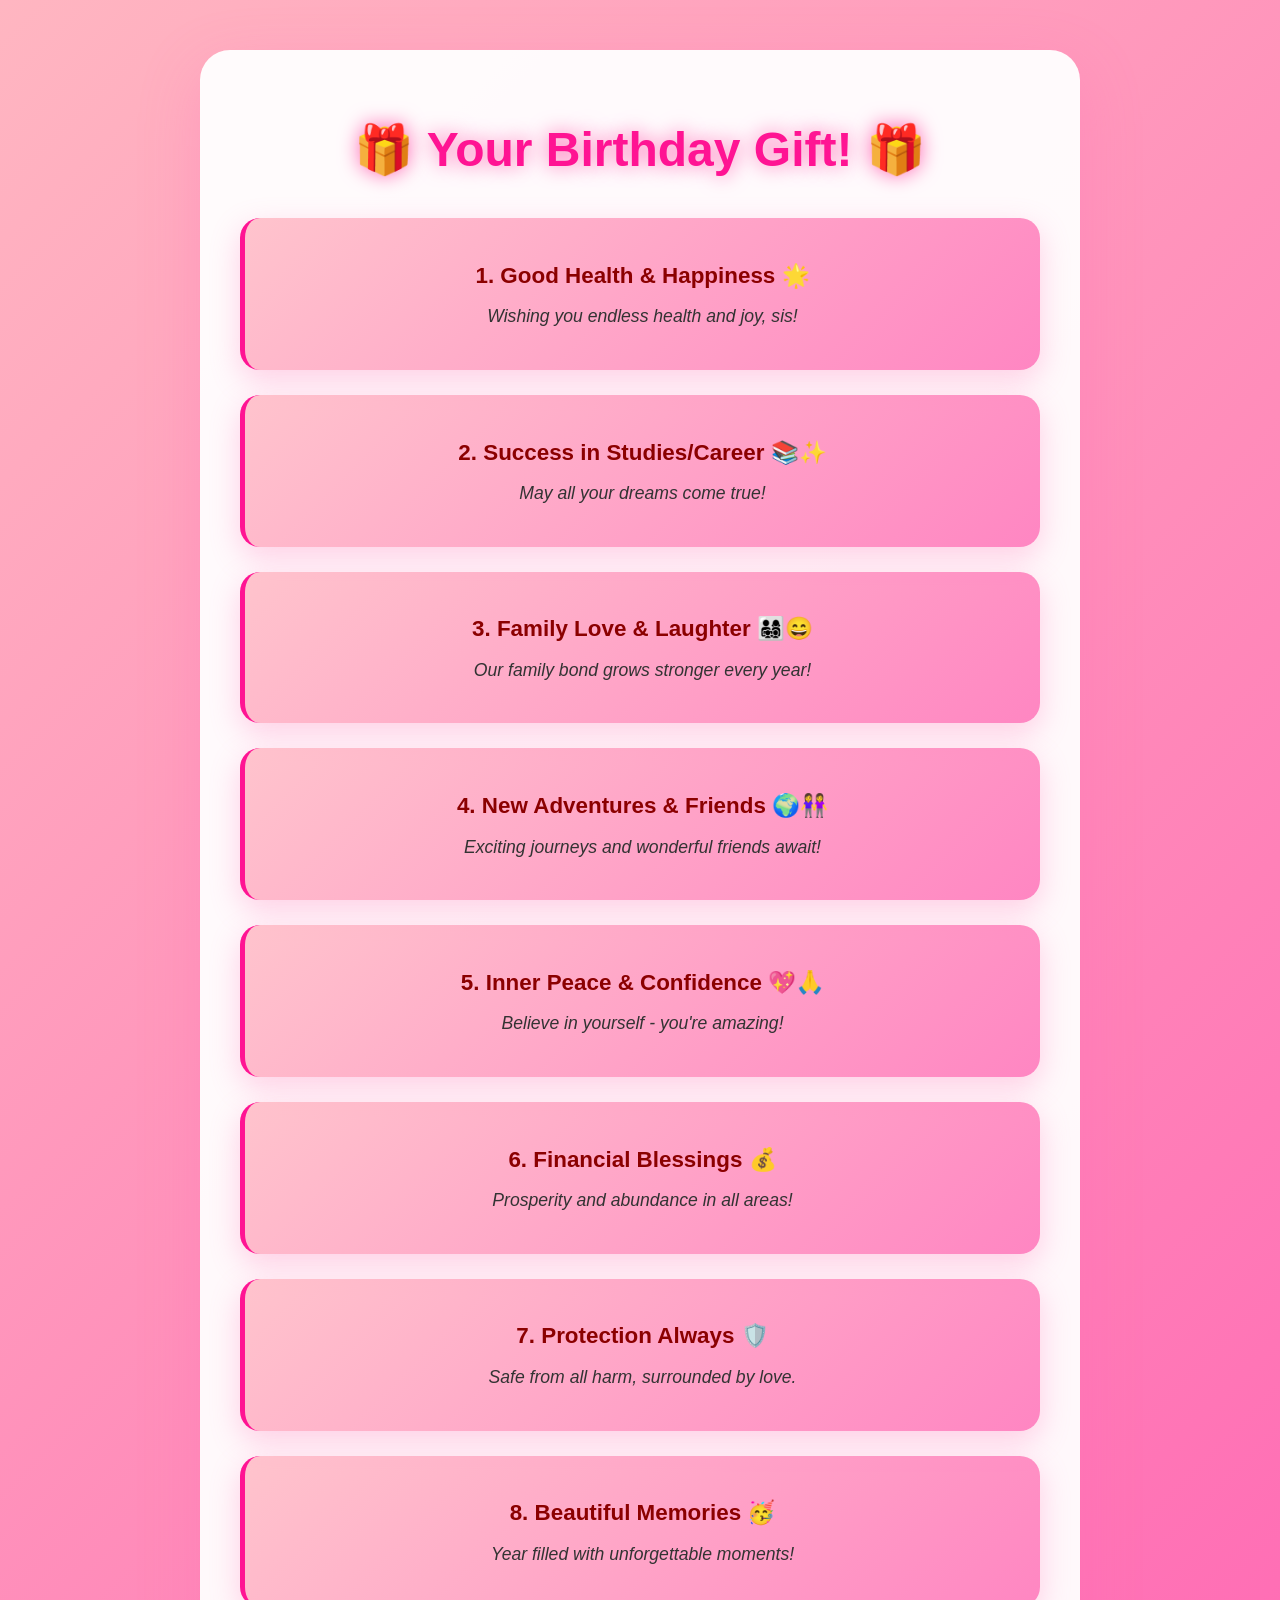
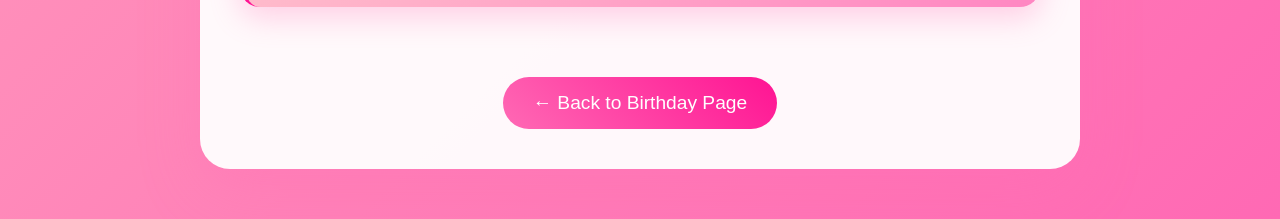
<file: gift.html>
<!DOCTYPE html>
<html lang="en">
<head>
    <meta charset="UTF-8">
    <meta name="viewport" content="width=device-width, initial-scale=1.0">
    <title>Birthday Gift for Sibgha 💝</title>
    <link rel="stylesheet" href="styles.css">
</head>
<body>
    <div class="hearts-container"></div>
    
    <div class="gift-container">
        <h1>🎁 Your Birthday Gift! 🎁</h1>
        <div class="blessings">
            <div class="blessing">
                <h2>1. Good Health & Happiness 🌟</h2>
                <p>Wishing you endless health and joy, sis!</p>
            </div>
            <div class="blessing">
                <h2>2. Success in Studies/Career 📚✨</h2>
                <p>May all your dreams come true!</p>
            </div>
            <div class="blessing">
                <h2>3. Family Love & Laughter 👨‍👩‍👧‍👦😄</h2>
                <p>Our family bond grows stronger every year!</p>
            </div>
            <div class="blessing">
                <h2>4. New Adventures & Friends 🌍👭</h2>
                <p>Exciting journeys and wonderful friends await!</p>
            </div>
            <div class="blessing">
                <h2>5. Inner Peace & Confidence 💖🙏</h2>
                <p>Believe in yourself - you're amazing!</p>
            </div>
            <div class="blessing">
                <h2>6. Financial Blessings 💰</h2>
                <p>Prosperity and abundance in all areas!</p>
            </div>
            <div class="blessing">
                <h2>7. Protection Always 🛡️</h2>
                <p>Safe from all harm, surrounded by love.</p>
            </div>
            <div class="blessing">
                <h2>8. Beautiful Memories 🥳</h2>
                <p>Year filled with unforgettable moments!</p>
            </div>
        </div>
        <button onclick="window.location.href='sibgha.html'" class="back-btn">← Back to Birthday Page</button>
    </div>

    <script src="script.js"></script>
</body>
</html>
</file>
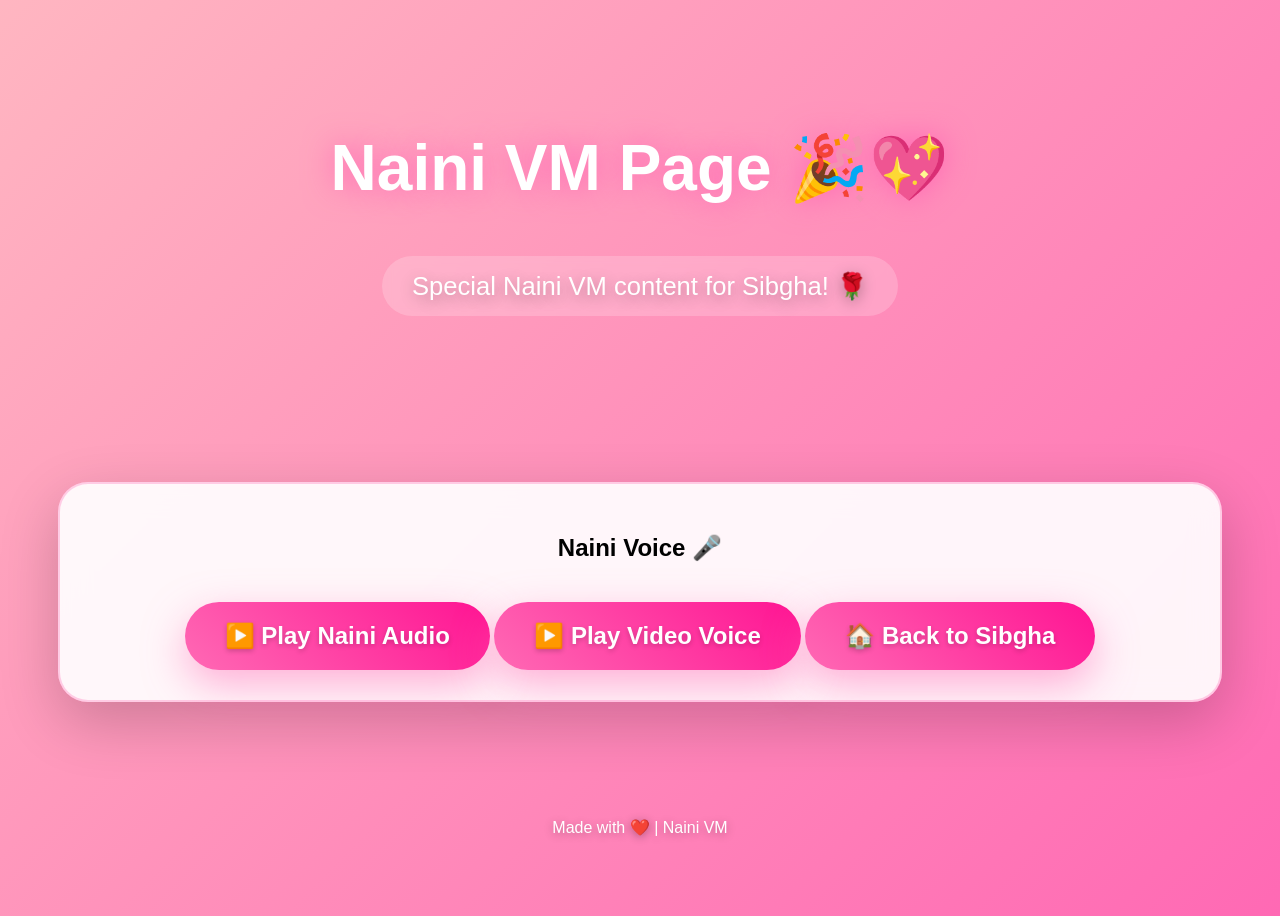
<file: naini.html>
<!DOCTYPE html>
<html lang="en">
<head>
    <meta charset="UTF-8">
    <meta name="viewport" content="width=device-width, initial-scale=1.0">
    <title>Naini VM 💕</title>
    <link rel="stylesheet" href="styles.css">
</head>
<body>
    <div class="hearts-container"></div>

    <!-- Main Content -->
    <div id="main-content" class="main-content">
        <header class="hero">
            <h1>Naini VM Page 🎉💖</h1>
            <p>Special Naini VM content for Sibgha! 🌹</p>
        </header>

        <section class="gallery">
            <h2>Naini Voice 🎤</h2>
            <button class="monkey-btn" id="naini-voice-btn" onclick="playNainiVoice()">▶️ Play Naini Audio</button>
            <button class="monkey-btn" id="video-voice-btn" onclick="playVideoVoice()">▶️ Play Video Voice</button>
            <button class="monkey-btn" onclick="window.open('sibgha.html', '_blank')">🏠 Back to Sibgha</button>
        </section>

        <footer>
            <p>Made with ❤️ | Naini VM</p>
        </footer>
    </div>

    <audio id="naini-voice" src="./WhatsApp Audio 2026-04-21 at 11.22.37 PM.mp4" preload="auto" style="display:none;"></audio>
    <video id="video-voice" src="./not._.yours._.2010_14050201_233138970.mp4" preload="auto" muted style="display:none;"></video>
    <script>
        function playNainiVoice() {
            document.getElementById('naini-voice').play();
        }
        function playVideoVoice() {
            const video = document.getElementById('video-voice');
            video.play().catch(e => alert('Play failed: ' + e.message));
        }
    </script>
</body>
</html>
</file>
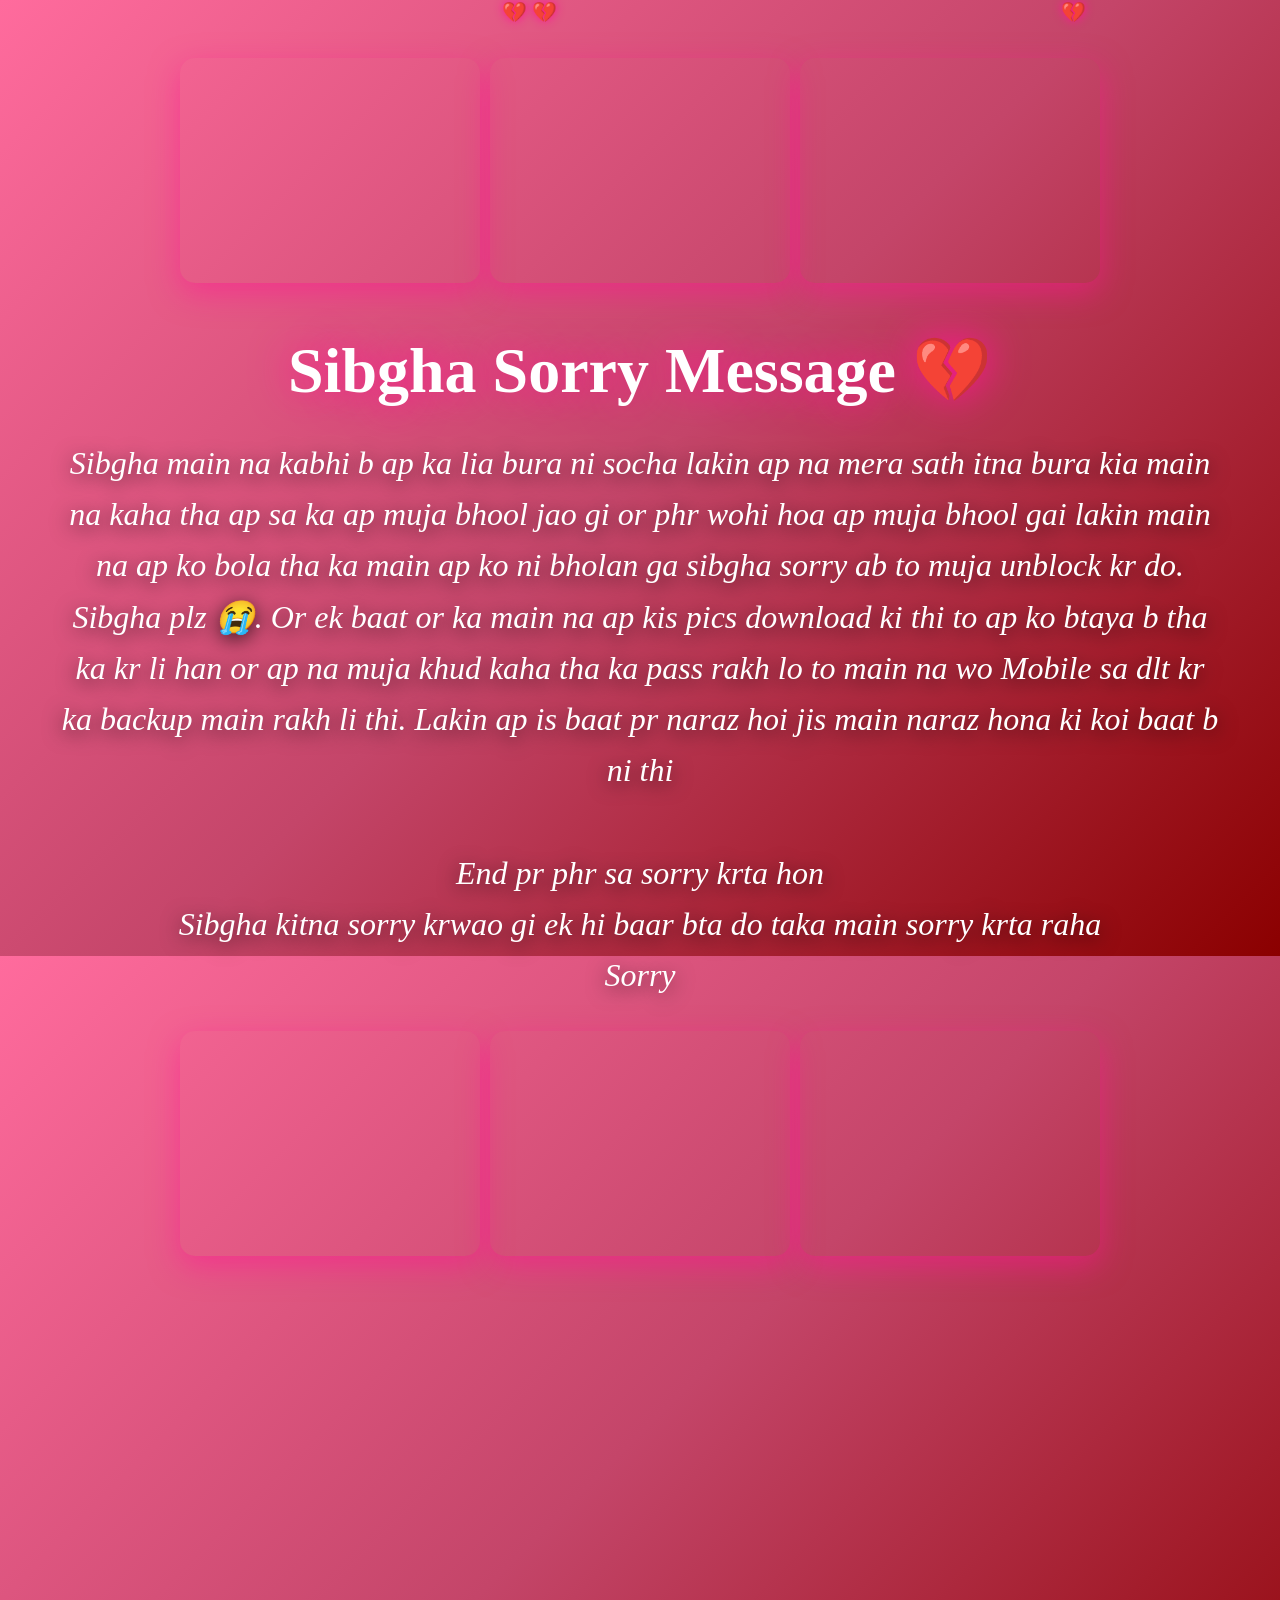
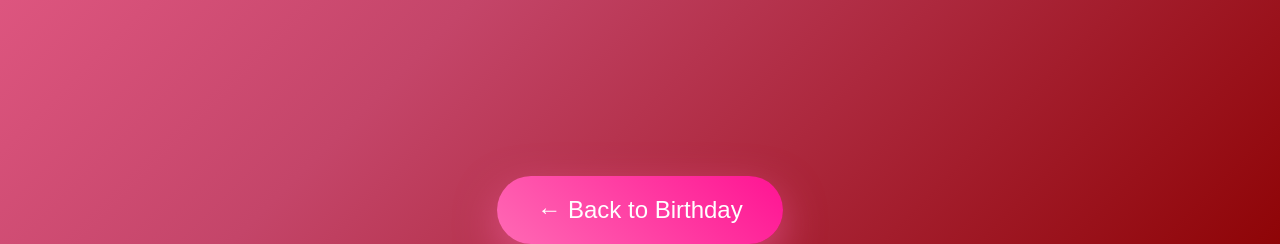
<file: sorry.html>
<!DOCTYPE html>
<html lang="en">
<head>
    <meta charset="UTF-8">
    <meta name="viewport" content="width=device-width, initial-scale=1.0">
    <title>Sibgha Hidden Message 💔</title>
    <link rel="stylesheet" href="styles.css">
    <style>
.sorry-page { 
    background: linear-gradient(135deg, #FF6B9D, #C44569, #8B0000); 
    height: 100vh; 
    display: flex; flex-direction: column; align-items: center; justify-content: flex-start; padding: 20px; text-align: center; color: white; 
    font-family: 'Georgia', serif; 
    overflow-y: auto; 
    animation: bgShift 5s ease infinite; 
}
@keyframes bgShift { 0%, 100% { background-position: 0% 50%; } 50% { background-position: 100% 50%; } }
.sorry-title { font-size: clamp(2em, 8vw, 4em); margin: 20px 0 30px 0; text-shadow: 0 0 40px #FF1493; animation: glowPulse 2s infinite alternate; position: relative; }
@keyframes glowPulse { 0% { text-shadow: 0 0 20px #FF1493, 0 0 40px #FF69B4; } 100% { text-shadow: 0 0 50px #FF1493, 0 0 70px #FF69B4, 0 0 90px #8B0000; transform: scale(1.05); } }
.sorry-main-msg { font-size: clamp(1.2em, 5vw, 2em); max-width: 95%; line-height: 1.6; margin: 30px auto; font-style: italic; text-shadow: 0 4px 20px rgba(0,0,0,0.7); animation: fadeInUp 2s ease-out; position: relative; z-index: 2; white-space: pre-line; word-break: break-word; padding: 0 10px; }
@keyframes fadeInUp { 0% { opacity: 0; transform: translateY(50px); } 100% { opacity: 1; transform: translateY(0); } }
.videos-section, .videos-section-lower { display: flex; flex-wrap: wrap; justify-content: center; gap: 10px; margin: 30px 0; width: 100%; }
.video-item { width: clamp(200px, 30vw, 300px); height: clamp(150px, 22vw, 225px); object-fit: cover; border-radius: 15px; box-shadow: 0 10px 30px rgba(255,20,147,0.5); }

#sorry-rain { position: relative; height: 400px; width: 100%; overflow: hidden; margin: 40px 0; }
.sorry-drop { 
    position: absolute; 
    font-size: clamp(0.8em, 2vw, 1.2em); color: rgba(255,255,255,0.9); 
    white-space: nowrap; 
    animation: rain-fall linear infinite; 
    pointer-events: none; 
}
.sorry-drop .sorry-text { margin-right: 5px; }
.sorry-drop .heart-text { font-size: 0.9em; }
@keyframes rain-fall { 0% { transform: translateY(-100vh) rotate(15deg); opacity: 1; } 100% { transform: translateY(100vh) rotate(15deg); opacity: 0; } }
/* Animations removed for static boxes */
.sorry-word::before { content: ''; position: absolute; top: -50%; left: -50%; width: 200%; height: 200%; background: radial-gradient(circle, rgba(255,255,255,0.3) 0%, transparent 70%); opacity: 0; }
@keyframes shine { 0% { transform: rotate(0deg) translateX(-100%) translateY(-100%); opacity: 0; } 50% { opacity: 1; } 100% { transform: rotate(360deg) translateX(100%) translateY(100%); opacity: 0; } }
.sorry-word:hover { transform: scale(1.3) rotate(360deg) translateY(-20px); box-shadow: 0 30px 80px rgba(255,20,147,1); }
/* Static boxes - no delays needed */
.back-btn { background: linear-gradient(45deg, #FF69B4, #FF1493); color: white; border: none; padding: 20px 40px; border-radius: 50px; font-size: 1.5em; cursor: pointer; margin-top: 40px; box-shadow: 0 15px 40px rgba(255,105,180,0.5); transition: all 0.3s; }
.back-btn:hover { transform: scale(1.1); box-shadow: 0 20px 50px rgba(255,105,180,0.7); }
.password-overlay { position: fixed; top: 0; left: 0; width: 100vw; height: 100vh; background: rgba(0,0,0,0.8); z-index: 9999; display: flex; align-items: center; justify-content: center; }
.password-box { background: linear-gradient(135deg, rgba(255,255,255,0.95), rgba(255,182,193,0.9)); padding: 50px; border-radius: 30px; box-shadow: 0 30px 80px rgba(0,0,0,0.6); text-align: center; max-width: 400px; }
.password-box h2 { color: #FF1493; margin-bottom: 30px; font-size: 2em; }
.password-box input { padding: 20px; margin: 20px 0; border: 4px solid #FF69B4; border-radius: 20px; font-size: 2em; width: 250px; text-align: center; font-weight: bold; letter-spacing: 5px; }
.password-box button { background: #FF69B4; color: white; border: none; padding: 20px 40px; border-radius: 25px; font-size: 1.5em; cursor: pointer; margin: 10px; box-shadow: 0 10px 30px rgba(255,105,180,0.5); transition: all 0.3s; }
.password-box button:hover { transform: scale(1.1); }
    </style>
</head>
<body class="sorry-page">
    <div class="hearts-container"></div>
    
    <audio id="bg-audio" loop preload="auto">
        <source src="iamun_known25_14050113_054823105.mp4#t=0" type="audio/mp4">
    </audio>
    <!-- Videos above rain -->
    <div class="videos-section">
        <video src="sib_i24_14041014_185648922.mp4" autoplay muted loop class="video-item" playsinline></video>
        <video src="sib_i24_14041014_185708948.mp4" autoplay muted loop class="video-item" playsinline></video>
        <video src="sib_i24_14041014_185731307.mp4" autoplay muted loop class="video-item" playsinline></video>
    </div>
    
    <!-- Password Overlay -->
    <!-- Password overlay removed -->

    <!-- Main Sorry Content (now visible by default) -->
    <div id="sorry-content" style="display: block;">
        <h1 class="sorry-title">Sibgha Sorry Message 💔</h1>
        <p class="sorry-main-msg">Sibgha sorry ap ab to is bacha ko maff kr do sibgha please sorry sorry 😢</p>

        <!-- Videos below message, above rain -->
        <div class="videos-section-lower">
            <video src="sib_i24_14041014_185648922.mp4" autoplay muted loop class="video-item" playsinline></video>
            <video src="sib_i24_14041014_185708948.mp4" autoplay muted loop class="video-item" playsinline></video>
            <video src="sib_i24_14041014_185731307.mp4" autoplay muted loop class="video-item" playsinline></video>
        </div>
        <div id="sorry-rain"></div>
        <button class="back-btn" onclick="location.href='sorry.html'">← Back to Birthday</button>
    </div>

    <script>
let heartsInterval;

function createHeart() {
    const heart = document.createElement('div');
    heart.innerHTML = '💔';
    heart.className = 'heart';
    heart.style.left = Math.random() * 100 + 'vw';
    heart.style.animationDuration = (Math.random() * 5 + 5) + 's';
    document.querySelector('.hearts-container').appendChild(heart);
    setTimeout(() => heart.remove(), 10000);
}

heartsInterval = setInterval(createHeart, 500);

// Password functions removed - content shows immediately

function initSorryContent() {
    document.querySelector('.sorry-main-msg').innerHTML = `Sibgha main na kabhi b ap ka lia bura ni socha lakin ap na mera sath itna bura kia main na kaha tha ap sa ka ap muja bhool jao gi or phr wohi hoa ap muja bhool gai lakin main na ap ko bola tha ka main ap ko ni bholan ga  sibgha sorry ab to muja unblock kr do. Sibgha plz 😭. Or ek baat or ka main na ap kis pics download ki thi to ap ko btaya b tha ka kr li han or ap na muja khud kaha tha ka pass rakh lo to main na wo Mobile sa dlt kr ka backup main rakh li thi. Lakin ap is baat pr naraz hoi jis main naraz hona ki koi baat b ni thi 

End pr phr sa sorry krta hon 
Sibgha kitna sorry krwao gi ek hi baar bta do taka main sorry krta raha 
Sorry`;
}

function createSorryRain() {
    const rainContainer = document.getElementById('sorry-rain');
    for (let i = 0; i < 80; i++) {
        const drop = document.createElement('div');
        drop.className = 'sorry-drop';
        drop.innerHTML = '<span class="sorry-text">Sorry</span><span class="heart-text">💔</span>';
        drop.style.left = Math.random() * 100 + '%';
        drop.style.animationDuration = (Math.random() * 3 + 2) + 's';
        drop.style.animationDelay = Math.random() * 2 + 's';
        rainContainer.appendChild(drop);
        setTimeout(() => drop.remove(), 10000);
    }
}

document.addEventListener('DOMContentLoaded', () => {
    // Auto hearts + init content + rain + audio
    initSorryContent();
    setInterval(createSorryRain, 3000);
    const audio = document.getElementById('bg-audio');
    audio.volume = 0.3; // Low volume
    audio.play().catch(e => console.log('Audio play failed:', e)); // Autoplay with fallback
});
    </script>
</body>
</html>
</file>
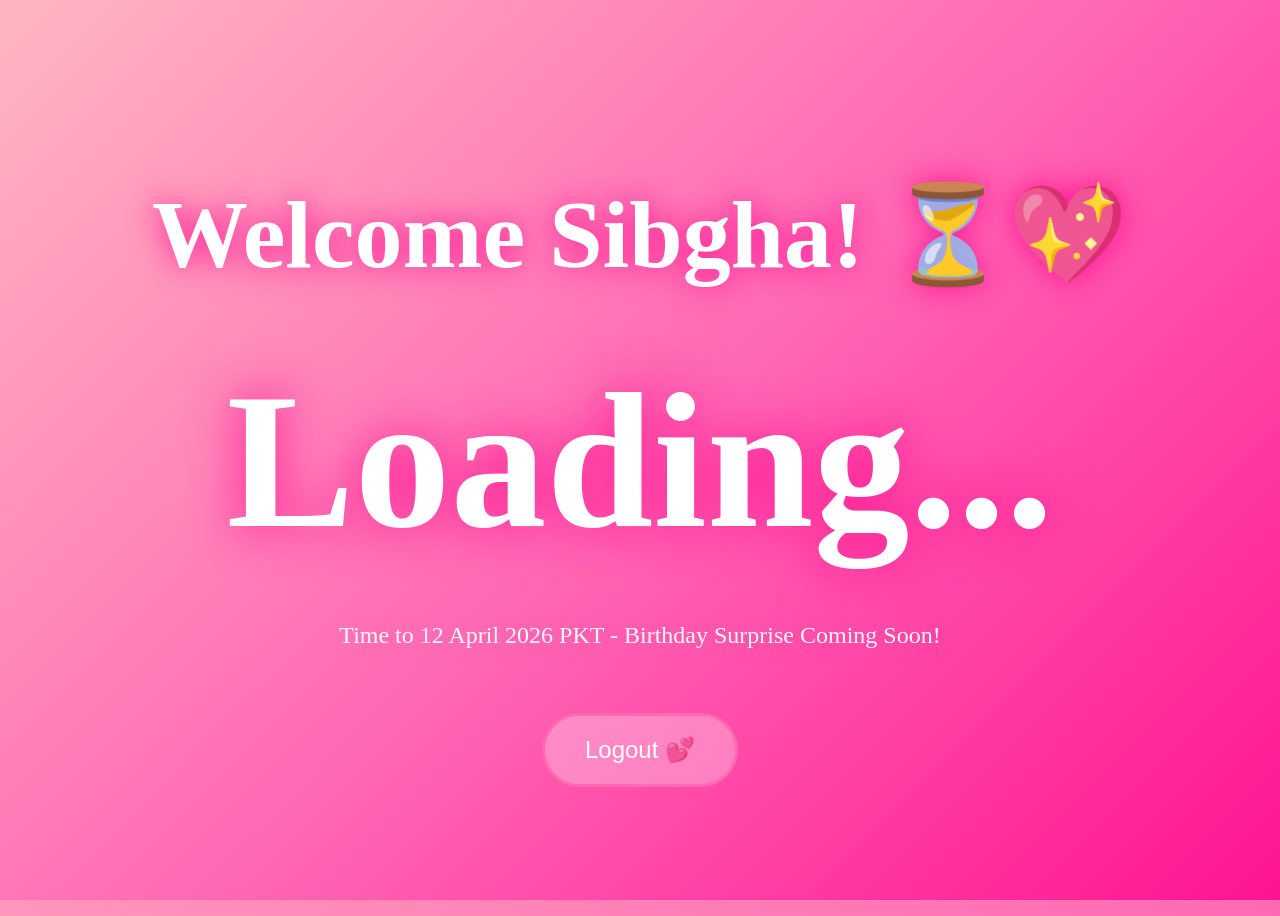
<file: timer-section.html>
<!DOCTYPE html>
<html lang="en">
<head>
    <meta charset="UTF-8">
    <meta name="viewport" content="width=device-width, initial-scale=1.0">
    <title>Sibgha Timer ⏳💖</title>
    <link rel="stylesheet" href="styles.css">
    <style>
.timer-full { 
    position: fixed; top: 0; left: 0; width: 100vw; height: 100vh; 
    display: flex; flex-direction: column; align-items: center; justify-content: center; 
    text-align: center; background: linear-gradient(135deg, #FFB6C1, #FF69B4, #FF1493); 
    color: white; font-family: 'Georgia', serif; z-index: 10000; 
}
.timer-title { font-size: clamp(2.5em, 12vw, 6em); margin-bottom: 30px; text-shadow: 0 0 30px #FF1493; animation: pulse 1.5s infinite; }
.timer-countdown { font-size: clamp(4em, 20vw, 12em); font-weight: bold; margin: 30px 0; text-shadow: 0 0 50px #FF1493; animation: glow 2s infinite alternate; min-height: 1em; }
.timer-subtitle { font-size: 1.5em; opacity: 0.95; margin-top: 20px; }
.logout-btn-timer { background: rgba(255,255,255,0.3); color: white; border: 3px solid #FF69B4; padding: 20px 40px; border-radius: 50px; font-size: 1.5em; cursor: pointer; margin-top: 40px; transition: all 0.3s; backdrop-filter: blur(10px); }
.logout-btn-timer:hover { background: #FF69B4; transform: scale(1.05); }
@keyframes pulse { 0%, 100% { transform: scale(1); } 50% { transform: scale(1.05); } }
@keyframes glow { 0% { text-shadow: 0 0 30px #FF1493; } 100% { text-shadow: 0 0 60px #FF1493, 0 0 80px #FF69B4; } }
    </style>
</head>
<body>
    <div class="hearts-container"></div>
    <div class="timer-full">
        <h1 class="timer-title">Welcome Sibgha! ⏳💖</h1>
        <div class="timer-countdown" id="timer-display">Loading...</div>
        <p class="timer-subtitle">Time to 12 April 2026 PKT - Birthday Surprise Coming Soon!</p>
        <button class="logout-btn-timer" onclick="logout()">Logout 💕</button>
    </div>

    <script src="script.js"></script>
</body>
</html>
</file>
<file: styles.css>
formate/* Pink Romantic Theme for Sibgha - Enhanced Pinky Theme */

* {
    margin: 0;
    padding: 0;
    box-sizing: border-box;
}

body {
    font-family: 'Georgia', 'Arial', serif;
    background: linear-gradient(135deg, #FFB6C1 0%, #FF69B4 25%, #FFC0CB 50%, #FF1493 75%, #FFB6C1 100%);
    background-size: 400% 400%;
    animation: pinkGradient 8s ease infinite;
    min-height: 100vh;
    overflow-x: hidden;
    position: relative;
}

@keyframes pinkGradient {
    0% { background-position: 0% 50%; }
    50% { background-position: 100% 50%; }
    100% { background-position: 0% 50%; }
}

.hearts-container {
    position: fixed;
    top: 0;
    left: 0;
    width: 100%;
    height: 100%;
    pointer-events: none;
    z-index: 1;
}

.heart {
    position: absolute;
    font-size: 20px;
    color: #FF69B4;
    text-shadow: 0 0 10px #FF1493;
    pointer-events: none;
    animation: float 6s infinite linear;
}

@keyframes float {
    0% {
        transform: translateY(100vh) rotate(0deg) scale(0.5);
        opacity: 0;
    }
    10% {
        opacity: 1;
    }
    90% {
        opacity: 1;
    }
    100% {
        transform: translateY(-100px) rotate(360deg) scale(1.2);
        opacity: 0;
    }
}

.login-section {
    min-height: 100vh;
    display: flex;
    align-items: center;
    justify-content: center;
    position: relative;
    z-index: 2;
}

.main-content {
    min-height: 100vh;
    position: relative;
    z-index: 2;
}

.birthday-date {
    text-align: center;
    padding: 20px 0;
    background: rgba(255,255,255,0.9);
    backdrop-filter: blur(10px);
    margin-bottom: 0;
    box-shadow: 0 10px 30px rgba(255,105,180,0.2);
}

.birthday-date h2 {
    color: #FF69B4;
    font-size: 1.8em;
    font-family: 'Georgia', serif;
    margin: 0;
    text-shadow: 0 2px 10px rgba(255,105,180,0.3);
}

.login-container {
    max-width: 450px;
    margin: 0 auto;
    padding: 50px 40px;
    background: rgba(255, 255, 255, 0.95);
    backdrop-filter: blur(10px);
    border-radius: 30px;
    box-shadow: 0 20px 60px rgba(255, 105, 180, 0.3);
    text-align: center;
    border: 2px solid rgba(255, 105, 180, 0.5);
    animation: pinkPulse 3s ease-in-out infinite;
}

@keyframes pinkPulse {
    0%, 100% { box-shadow: 0 20px 60px rgba(255, 105, 180, 0.3); }
    50% { box-shadow: 0 20px 80px rgba(255, 105, 180, 0.5); }
}

.login-container h1 {
    margin-bottom: 15px;
    color: #FF1493;
    font-size: 2.5em;
    text-shadow: 0 2px 10px rgba(255, 20, 147, 0.5);
}

.login-container p {
    margin-bottom: 35px;
    color: #FF69B4;
    font-size: 1.2em;
}

.login-container input {
    width: 100%;
    padding: 18px;
    margin: 12px 0;
    border: 3px solid #FFC0CB;
    border-radius: 15px;
    font-size: 1.2em;
    box-sizing: border-box;
    background: rgba(255, 248, 255, 0.9);
    transition: all 0.3s;
}

.login-container input:focus {
    outline: none;
    border-color: #FF69B4;
    box-shadow: 0 0 20px rgba(255, 105, 180, 0.5);
}

.login-container button {
    width: 100%;
    background: linear-gradient(45deg, #FF69B4, #FF1493);
    color: white;
    border: none;
    padding: 18px;
    border-radius: 30px;
    cursor: pointer;
    font-size: 1.2em;
    font-weight: bold;
    transition: all 0.3s;
    box-shadow: 0 10px 30px rgba(255, 105, 180, 0.6);
    text-shadow: 0 1px 3px rgba(0,0,0,0.2);
}

.login-container button:hover {
    transform: translateY(-2px) scale(1.02);
    box-shadow: 0 15px 40px rgba(255, 105, 180, 0.8);
}

.error {
    color: #FF69B4;
    font-weight: bold;
    margin-top: 20px;
    font-size: 1.1em;
}

.hero {
    text-align: center;
    padding: 80px 20px;
    color: white;
    text-shadow: 0 4px 15px rgba(0,0,0,0.3);
    position: relative;
    z-index: 3;
}

.hero h1 {
    font-size: 4em;
    margin-bottom: 25px;
    animation: pinkPulse 2s infinite;
    text-shadow: 0 0 30px #FF69B4;
}

.hero p {
    font-size: 1.6em;
    background: rgba(255,255,255,0.2);
    padding: 15px 30px;
    border-radius: 50px;
    backdrop-filter: blur(5px);
    display: inline-block;
}

.countdown-section, .message, .gallery, .song {
    max-width: 1100px;
    margin: 60px auto;
    padding: 50px;
    background: rgba(255,255,255,0.92);
    backdrop-filter: blur(15px);
    border-radius: 30px;
    box-shadow: 0 20px 60px rgba(0,0,0,0.2);
    text-align: center;
    position: relative;
    z-index: 3;
    border: 2px solid rgba(255, 105, 180, 0.3);
}

.countdown {
    display: flex;
    justify-content: center;
    gap: 25px;
    font-size: 1.3em;
    margin-top: 25px;
    flex-wrap: wrap;
}

.countdown span {
    background: linear-gradient(45deg, #FF69B4, #FFC0CB);
    padding: 25px;
    border-radius: 20px;
    min-width: 140px;
    color: white;
    font-weight: bold;
    box-shadow: 0 10px 30px rgba(255,105,180,0.5);
    text-shadow: 0 2px 5px rgba(0,0,0,0.2);
}

#days { font-size: 2.2em; color: #FF1493; text-shadow: 0 0 20px #FF1493; }

.gallery {
    padding: 30px;
}

.photo-grid {
    display: grid;
    grid-template-columns: repeat(auto-fit, minmax(280px, 1fr));
    gap: 25px;
    margin-top: 35px;
}

.photo-grid img {
    width: 100%;
    height: 280px;
    object-fit: cover;
    border-radius: 20px;
    cursor: pointer;
    transition: all 0.4s;
    border: 5px solid #FF69B4;
    box-shadow: 0 10px 30px rgba(255,105,180,0.3);
}

.photo-grid img:hover {
    transform: scale(1.08) rotate(2deg);
    box-shadow: 0 25px 50px rgba(255,105,180,0.6);
}

.modal {
    display: none;
    position: fixed;
    z-index: 1000;
    left: 0;
    top: 0;
    width: 100%;
    height: 100%;
    background: rgba(0,0,0,0.9);
    backdrop-filter: blur(5px);
}

.modal-content {
    margin: auto;
    display: block;
    width: 90%;
    max-width: 800px;
    max-height: 85%;
    border-radius: 20px;
    position: absolute;
    top: 50%;
    left: 50%;
    transform: translate(-50%, -50%);
    box-shadow: 0 0 50px rgba(255,105,180,0.5);
}

.close {
    position: absolute;
    top: 25px;
    right: 40px;
    color: #f1f1f1;
    font-size: 45px;
    font-weight: bold;
    cursor: pointer;
    text-shadow: 0 0 10px #FF69B4;
}

#play-song {
    background: linear-gradient(45deg, #FF69B4, #FF1493);
    color: white;
    border: none;
    padding: 20px 40px;
    font-size: 1.3em;
    border-radius: 50px;
    cursor: pointer;
    transition: all 0.3s;
    box-shadow: 0 10px 30px rgba(255,105,180,0.5);
    text-shadow: 0 2px 5px rgba(0,0,0,0.2);
}

#play-song:hover {
    transform: scale(1.1) translateY(-3px);
    box-shadow: 0 15px 40px rgba(255,105,180,0.7);
}

.lyrics {
    margin-top: 25px;
    font-size: 1.4em;
    color: #FF1493;
    line-height: 1.7;
    background: rgba(255,255,255,0.85);
    padding: 30px;
    border-radius: 25px;
    backdrop-filter: blur(10px);
    box-shadow: 0 15px 40px rgba(0,0,0,0.2);
}

.hidden {
    display: none !important;
}

.logout-btn {
    background: linear-gradient(45deg, #FF1493, #FF69B4);
    color: white;
    border: none;
    padding: 12px 25px;
    border-radius: 30px;
    cursor: pointer;
    margin-top: 15px;
    transition: all 0.3s;
    font-size: 1.1em;
    box-shadow: 0 5px 20px rgba(255,20,147,0.4);
    text-shadow: 0 1px 3px rgba(0,0,0,0.2);
}

.logout-btn:hover {
    transform: scale(1.08) translateY(-2px);
    box-shadow: 0 10px 30px rgba(255,20,147,0.6);
}

.gift-btn {
    background: linear-gradient(45deg, #FFD700, #FFA500);
    color: #8B4513;
    border: none;
    padding: 20px 40px;
    border-radius: 50px;
    cursor: pointer;
    font-size: 1.5em;
    font-weight: bold;
    margin-top: 30px;
    transition: all 0.3s;
    box-shadow: 0 15px 40px rgba(255, 215, 0, 0.5);
    text-shadow: 0 2px 5px rgba(0,0,0,0.2);
}

.gift-btn:hover {
    transform: scale(1.1) translateY(-5px);
    box-shadow: 0 20px 50px rgba(255, 215, 0, 0.7);
}

.gift-container {
    max-width: 800px;
    margin: 50px auto;
    padding: 40px;
    background: rgba(255,255,255,0.95);
    border-radius: 30px;
    box-shadow: 0 20px 60px rgba(255,105,180,0.3);
    text-align: center;
}

.gift-container h1 {
    color: #FF1493;
    font-size: 3em;
    margin-bottom: 30px;
    text-shadow: 0 0 20px #FF69B4;
}

.blessings {
    display: grid;
    gap: 25px;
    margin: 40px 0;
}

.blessing {
    background: linear-gradient(135deg, rgba(255,182,193,0.8), rgba(255,105,180,0.8));
    padding: 25px;
    border-radius: 20px;
    box-shadow: 0 10px 30px rgba(255,105,180,0.3);
    border-left: 5px solid #FF1493;
}

.blessing h2 {
    color: #8B0000;
    margin-bottom: 10px;
    font-size: 1.4em;
}

.blessing p {
    color: #333;
    font-size: 1.1em;
    font-style: italic;
}

.back-btn {
    background: linear-gradient(45deg, #FF69B4, #FF1493);
    color: white;
    border: none;
    padding: 15px 30px;
    border-radius: 30px;
    cursor: pointer;
    font-size: 1.2em;
    margin-top: 30px;
    transition: all 0.3s;
}

.back-btn:hover {
    transform: scale(1.05);
    box-shadow: 0 10px 30px rgba(255,105,180,0.5);
}

.monkey-btn {
    background: linear-gradient(45deg, #FF69B4, #FF1493);
    color: white;
    border: none;
    padding: 20px 40px;
    border-radius: 50px;
    cursor: pointer;
    font-size: 1.5em;
    font-weight: bold;
    margin-top: 20px;
    transition: all 0.3s;
    box-shadow: 0 15px 40px rgba(255,105,180,0.5);
    text-shadow: 0 2px 5px rgba(0,0,0,0.2);
}

.monkey-btn:hover {
    transform: scale(1.1) translateY(-5px);
    box-shadow: 0 20px 50px rgba(255,105,180,0.7);
}

.monkey-container {
    max-width: 600px;
    margin: 50px auto;
    padding: 40px;
    background: rgba(255,255,255,0.95);
    border-radius: 30px;
    box-shadow: 0 20px 60px rgba(255,105,180,0.3);
    text-align: center;
}

.monkey-container h1 {
    color: #FF1493;
    font-size: 2.5em;
    margin-bottom: 30px;
}

.monkey-images {
    display: flex;
    flex-wrap: wrap;
    gap: 20px;
    justify-content: center;

.monkey-text h2 {
    color: #FF69B4;
    font-size: 2em;
    max-width: 300px;
    height: 300px;
    object-fit: cover;
    border-radius: 20px;
    box-shadow: 0 15px 40px rgba(255,105,180,0.4);
}
    margin-bottom: 15px;
    text-shadow: 0 2px 10px rgba(255,105,180,0.3);
}

.monkey-text p {
    font-size: 1.3em;
    color: #333;
    font-style: italic;
}

footer {
    text-align: center;
    padding: 40px;
    color: white;
    position: relative;
    z-index: 3;
    text-shadow: 0 2px 10px rgba(0,0,0,0.3);
}

#fuckyou {
    position: fixed;
    top: 0;
    left: 0;
    width: 100vw;
    height: 100vh;
    background: radial-gradient(circle, #330000 0%, #000 70%);
    color: #FF4444;
    font-size: clamp(1.5em, 8vw, 4em);
    font-weight: 900;
    text-align: left;
    display: flex;
    flex-direction: column;
    align-items: left;
    justify-content: left;
    z-index: 10000;
    font-family: 'Courier New', monospace;
    letter-spacing: 0.2em;
    text-transform: uppercase;
    line-height: 1;
    animation: glitch 0.3s infinite, pulseRed 2s infinite;
    overflow: hidden;
    padding: 20px;
    box-sizing: border-box;
}

#fuckyou h1 {
    margin: 0 0 20px 0;
    font-size: 1em;
    position: relative;
}

#fuckyou h1::before {
    content: 'FUCK YOU';
    position: absolute;
    top: 2px;
    left: 2px;
    color: #8B0000;
    z-index: -1;
    animation: glitch2 0.3s infinite;
}

#fuckyou p {
    font-size: 0.4em;
    margin: 0;
    color: #CC0000;
    letter-spacing: 0.2em;
    text-transform: uppercase;
}

@keyframes glitch {
    0%, 100% { transform: translate(0); }
    20% { transform: translate(-1px, 1px); }
    40% { transform: translate(-1px, -1px); }
    60% { transform: translate(1px, 1px); }
    80% { transform: translate(1px, -1px); }
}

@keyframes imagePulse {
    0%, 100% { filter: drop-shadow(0 0 20px #FF4444); transform: scale(1); }
    50% { filter: drop-shadow(0 0 40px #FF0000); transform: scale(1.05); }
}

@keyframes glitch2 {
    0%, 100% { transform: translate(0); }
    20% { transform: translate(2px, -2px); }
    40% { transform: translate(2px, 2px); }
    60% { transform: translate(-2px, -2px); }
    80% { transform: translate(-2px, 2px); }
}

@keyframes pulseRed {
    0%, 100% { text-shadow: 0 0 20px #FF0000; }
    50% { text-shadow: 0 0 40px #8B0000, 0 0 60px #FF0000; }
}

#fuckyou h1 {
    margin: 0 0 10px 0;
    font-size: 1em;
}

#fuckyou p {
    font-size: 0.35em;
    margin: 0;
    color: #FF4444;
    text-shadow: 0 0 15px #FF0000;
}

#fuckyou h1 {
    margin: 0 0 20px 0;
}

#fuckyou p {
    font-size: 0.25em;
    margin: 0;
    color: #FF4444;
    text-shadow: 0 0 20px #FF0000;
}

@keyframes bloodDrip {
    0% { 
        transform: translateY(0) scale(1);
        filter: drop-shadow(0 0 30px #FF0000);
    }
    100% { 
        transform: translateY(8px) scale(1.03);
        filter: drop-shadow(0 0 60px #8B0000) drop-shadow(0 10px 30px #FF0000);
    }
}

@keyframes shake {
    0%, 100% { transform: translateX(0); }
    10%, 30%, 50%, 70%, 90% { transform: translateX(-8px); }
    20%, 40%, 60%, 80% { transform: translateX(8px); }
}

body.shake {
    animation: shake 0.6s cubic-bezier(.36,.07,.19,.97);
}

/* Modal and other previous styles */
.modal {
    display: none;
    position: fixed;
    z-index: 1000;
    left: 0;
    top: 0;
    width: 100%;
    height: 100%;
    background: rgba(0,0,0,0.85);
    backdrop-filter: blur(10px);
}

.modal-content {
    margin: auto;
    display: block;
    width: 90%;
    max-width: 800px;
    max-height: 85%;
    border-radius: 25px;
    position: absolute;
    top: 50%;
    left: 50%;
    transform: translate(-50%, -50%);
    box-shadow: 0 0 60px rgba(255,105,180,0.6);
}

.close {
    position: absolute;
    top: 25px;
    right: 40px;
    color: #f1f1f1;
    font-size: 45px;
    font-weight: bold;
    cursor: pointer;
    text-shadow: 0 0 15px #FF69B4;
}

#play-song {
    background: linear-gradient(45deg, #FF69B4, #FF1493);
    color: white;
    border: none;
    padding: 20px 40px;
    font-size: 1.3em;
    border-radius: 50px;
    cursor: pointer;
    transition: all 0.3s;
    box-shadow: 0 10px 30px rgba(255,105,180,0.5);
    text-shadow: 0 2px 5px rgba(0,0,0,0.2);
}

#play-song:hover {
    transform: scale(1.1) translateY(-3px);
    box-shadow: 0 15px 40px rgba(255,105,180,0.7);
}

.lyrics {
    margin-top: 25px;
    font-size: 1.4em;
    color: #FF1493;
    line-height: 1.7;
    background: rgba(255,255,255,0.85);
    padding: 30px;
    border-radius: 25px;
    backdrop-filter: blur(10px);
    box-shadow: 0 15px 40px rgba(0,0,0,0.2);
}

/* Enhanced Mobile + Desktop Responsive */
@media (max-width: 480px) {
    .hero h1 { font-size: 2.5em; padding: 0 10px; }
    .hero p { font-size: 1.3em; padding: 12px 20px; }
    .countdown { flex-direction: column; gap: 12px; font-size: 1.1em; }
    .countdown span { padding: 18px 15px; min-width: auto; font-size: 1em; }
    .login-container { margin: 20px 15px; padding: 35px 25px; max-width: 95vw; }
    .login-container h1 { font-size: 2em; }
    .login-container input { padding: 16px; font-size: 1.1em; }
    .login-container button { padding: 16px; font-size: 1.1em; }
    .photo-grid { grid-template-columns: 1fr; gap: 15px; }
    .photo-grid img { height: 250px; }
    .countdown-section, .message, .gallery, .song { margin: 30px 15px; padding: 35px 20px; }
    #fuckyou h1 { font-size: clamp(4em, 20vw, 8em); }
}

@media (max-width: 768px) and (min-width: 481px) {
    .hero h1 { font-size: 3em; }
    .countdown { flex-direction: column; gap: 15px; }
    .countdown span { min-width: auto; padding: 20px; }
    .login-container { margin: 40px 20px; padding: 40px 30px; }
    .photo-grid { grid-template-columns: repeat(auto-fit, minmax(250px, 1fr)); gap: 20px; }
}

@media (min-width: 769px) {
    .countdown { gap: 25px; }
    .photo-grid { grid-template-columns: repeat(auto-fit, minmax(280px, 1fr)); gap: 25px; }
}

/* Touch-friendly buttons */
button, input[type="submit"] {
    -webkit-tap-highlight-color: transparent;
    touch-action: manipulation;
}

button:active {
    transform: scale(0.98);
}
</file>
